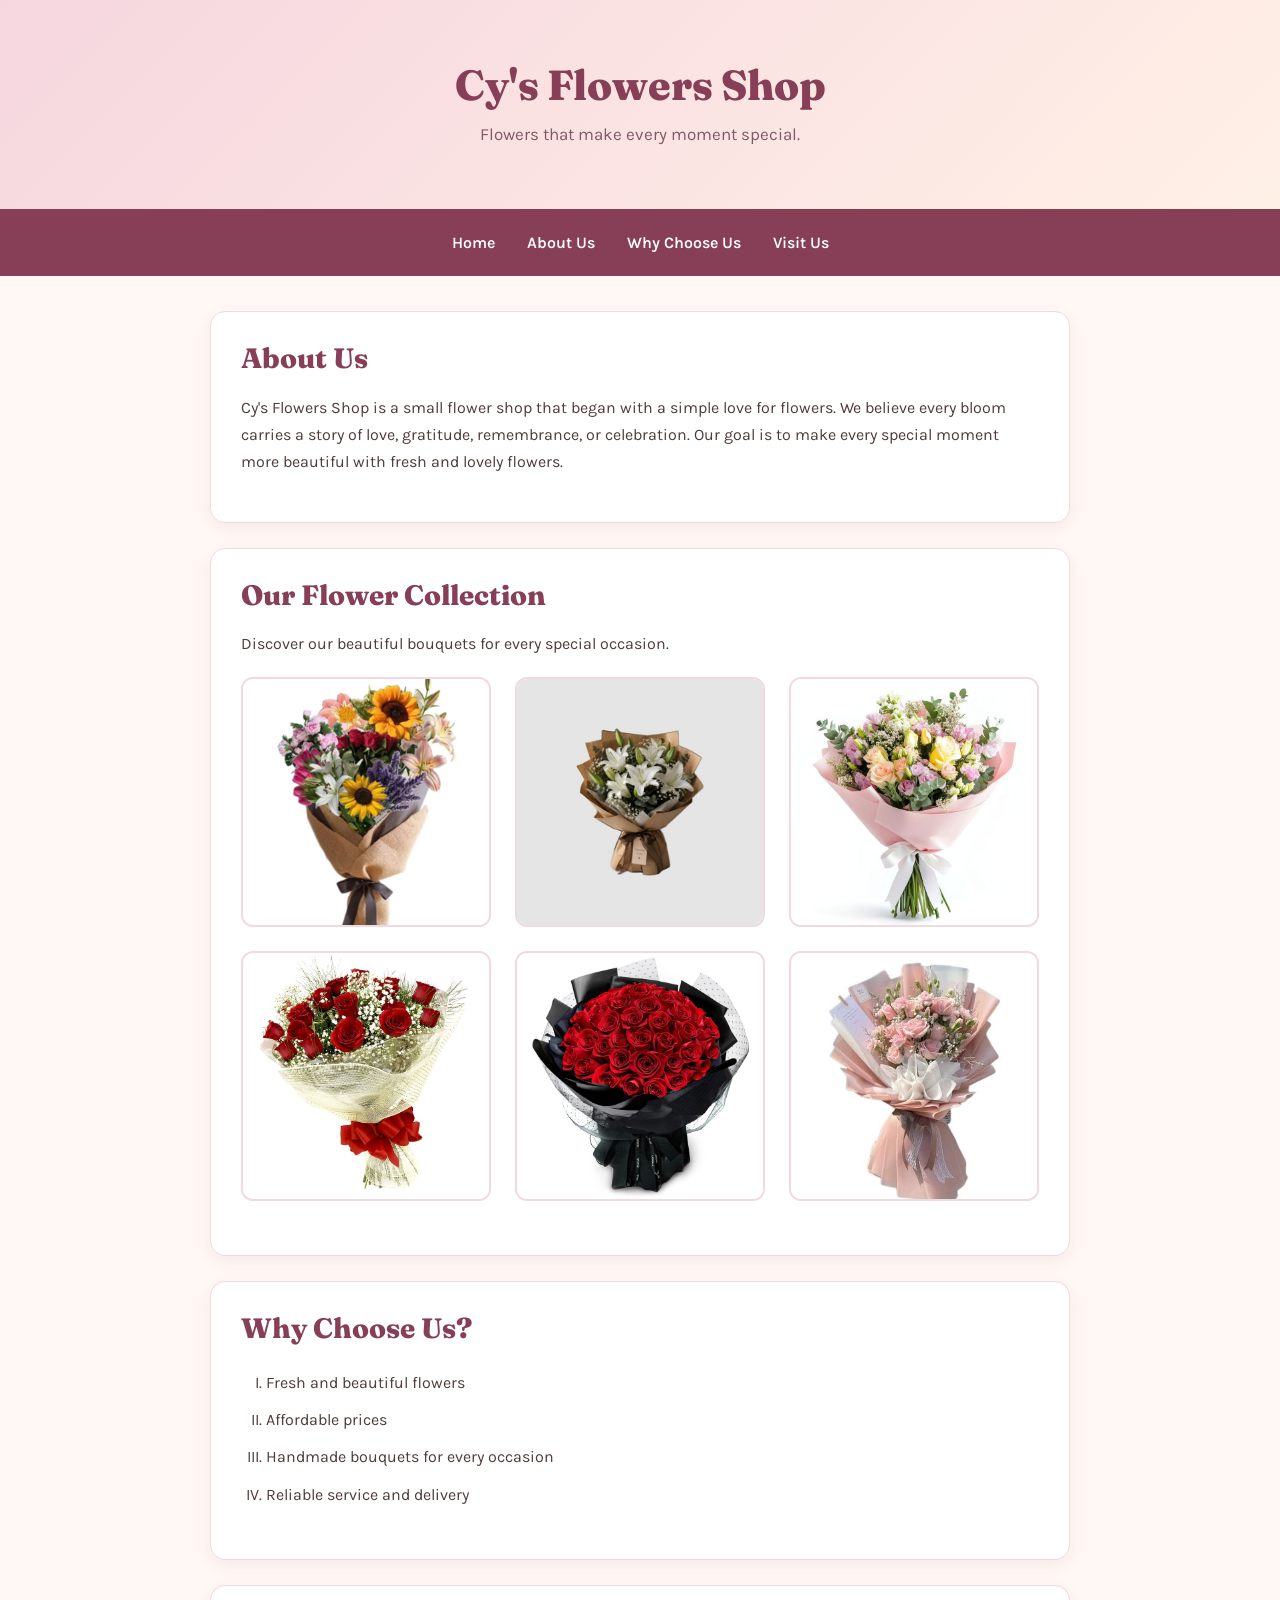
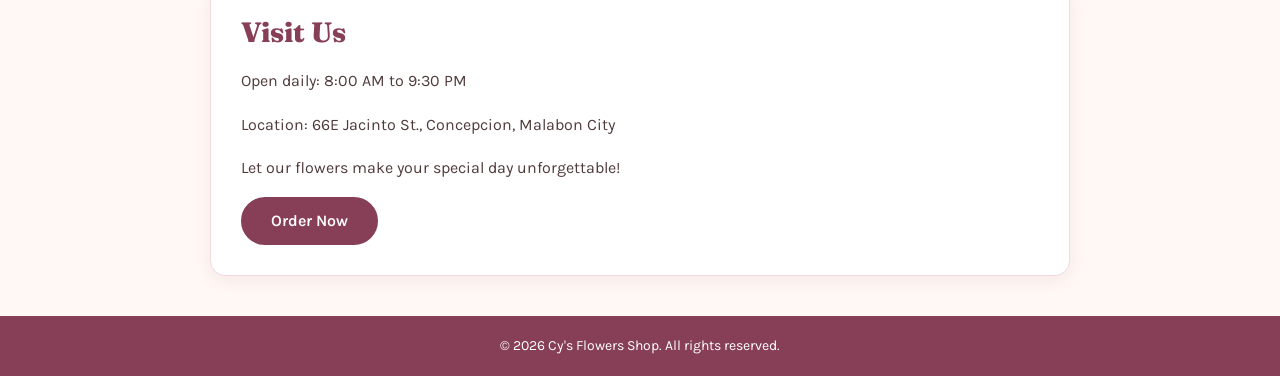
<file: index.html>
<!DOCTYPE html>
<html lang="en">

<head>
    <meta charset="utf-8">
    <meta name="viewport" content="width=device-width, initial-scale=1">

    <title>Cy's Flowers Shop</title>

    <link
        href="https://cdn.jsdelivr.net/npm/bootstrap@5.3.3/dist/css/bootstrap.min.css"
        rel="stylesheet">

    <link
        href="https://fonts.googleapis.com/css2?family=Fraunces:wght@600;800&family=Karla:wght@400;600&display=swap"
        rel="stylesheet">

    <link rel="stylesheet" href="style.css">
</head>

<body>

    <header id="home">
        <h1>Cy's Flowers Shop</h1>
        <p>Flowers that make every moment special.</p>
    </header>

    <nav class="navbar">
        <ul class="nav">

            <li class="nav-item">
                <a class="nav-link" href="#home">Home</a>
            </li>

            <li class="nav-item">
                <a class="nav-link" href="#about">About Us</a>
            </li>

            <li class="nav-item">
                <a class="nav-link" href="#why">Why Choose Us</a>
            </li>

            <li class="nav-item">
                <a class="nav-link" href="#visit">Visit Us</a>
            </li>

        </ul>
    </nav>

    <main>

        <section id="about">
            <h2>About Us</h2>

            <p>
                Cy's Flowers Shop is a small flower shop that began
                with a simple love for flowers. We believe every bloom
                carries a story of love, gratitude, remembrance, or
                celebration. Our goal is to make every special moment
                more beautiful with fresh and lovely flowers.
            </p>
        </section>

        <section id="flowers">
            <h2>Our Flower Collection</h2>

            <p>
                Discover our beautiful bouquets for every special occasion.
            </p>

            <div class="row">

                <div class="col-md-4 mb-4">
                    <img
                        src="flower1.jpg"
                        alt="Flower Bouquet 1"
                        class="img-fluid">
                </div>

                <div class="col-md-4 mb-4">
                    <img
                        src="flower2.jpg"
                        alt="Flower Bouquet 2"
                        class="img-fluid">
                </div>

                <div class="col-md-4 mb-4">
                    <img
                        src="flower3.jpg"
                        alt="Flower Bouquet 3"
                        class="img-fluid">
                </div>

                <div class="col-md-4 mb-4">
                    <img
                        src="flower4.jpg"
                        alt="Flower Bouquet 4"
                        class="img-fluid">
                </div>

                <div class="col-md-4 mb-4">
                    <img
                        src="flower5.jpg"
                        alt="Flower Bouquet 5"
                        class="img-fluid">
                </div>

                <div class="col-md-4 mb-4">
                    <img
                        src="flower6.jpg"
                        alt="Flower Bouquet 6"
                        class="img-fluid">
                </div>

            </div>
        </section>

        <section id="why">
            <h2>Why Choose Us?</h2>

            <ol type="I">
                <li>Fresh and beautiful flowers</li>
                <li>Affordable prices</li>
                <li>Handmade bouquets for every occasion</li>
                <li>Reliable service and delivery</li>
            </ol>
        </section>

        <section id="visit">
            <h2>Visit Us</h2>

            <p>Open daily: 8:00 AM to 9:30 PM</p>

            <p>
                Location: 66E Jacinto St.,
                Concepcion, Malabon City
            </p>

            <p>
                Let our flowers make your special day unforgettable!
            </p>

            <a href="order.html" class="btn order-button">
                Order Now
            </a>
        </section>

    </main>

    <footer>
        <p>
            &copy; 2026 Cy's Flowers Shop. All rights reserved.
        </p>
    </footer>

</body>

</html>
</file>
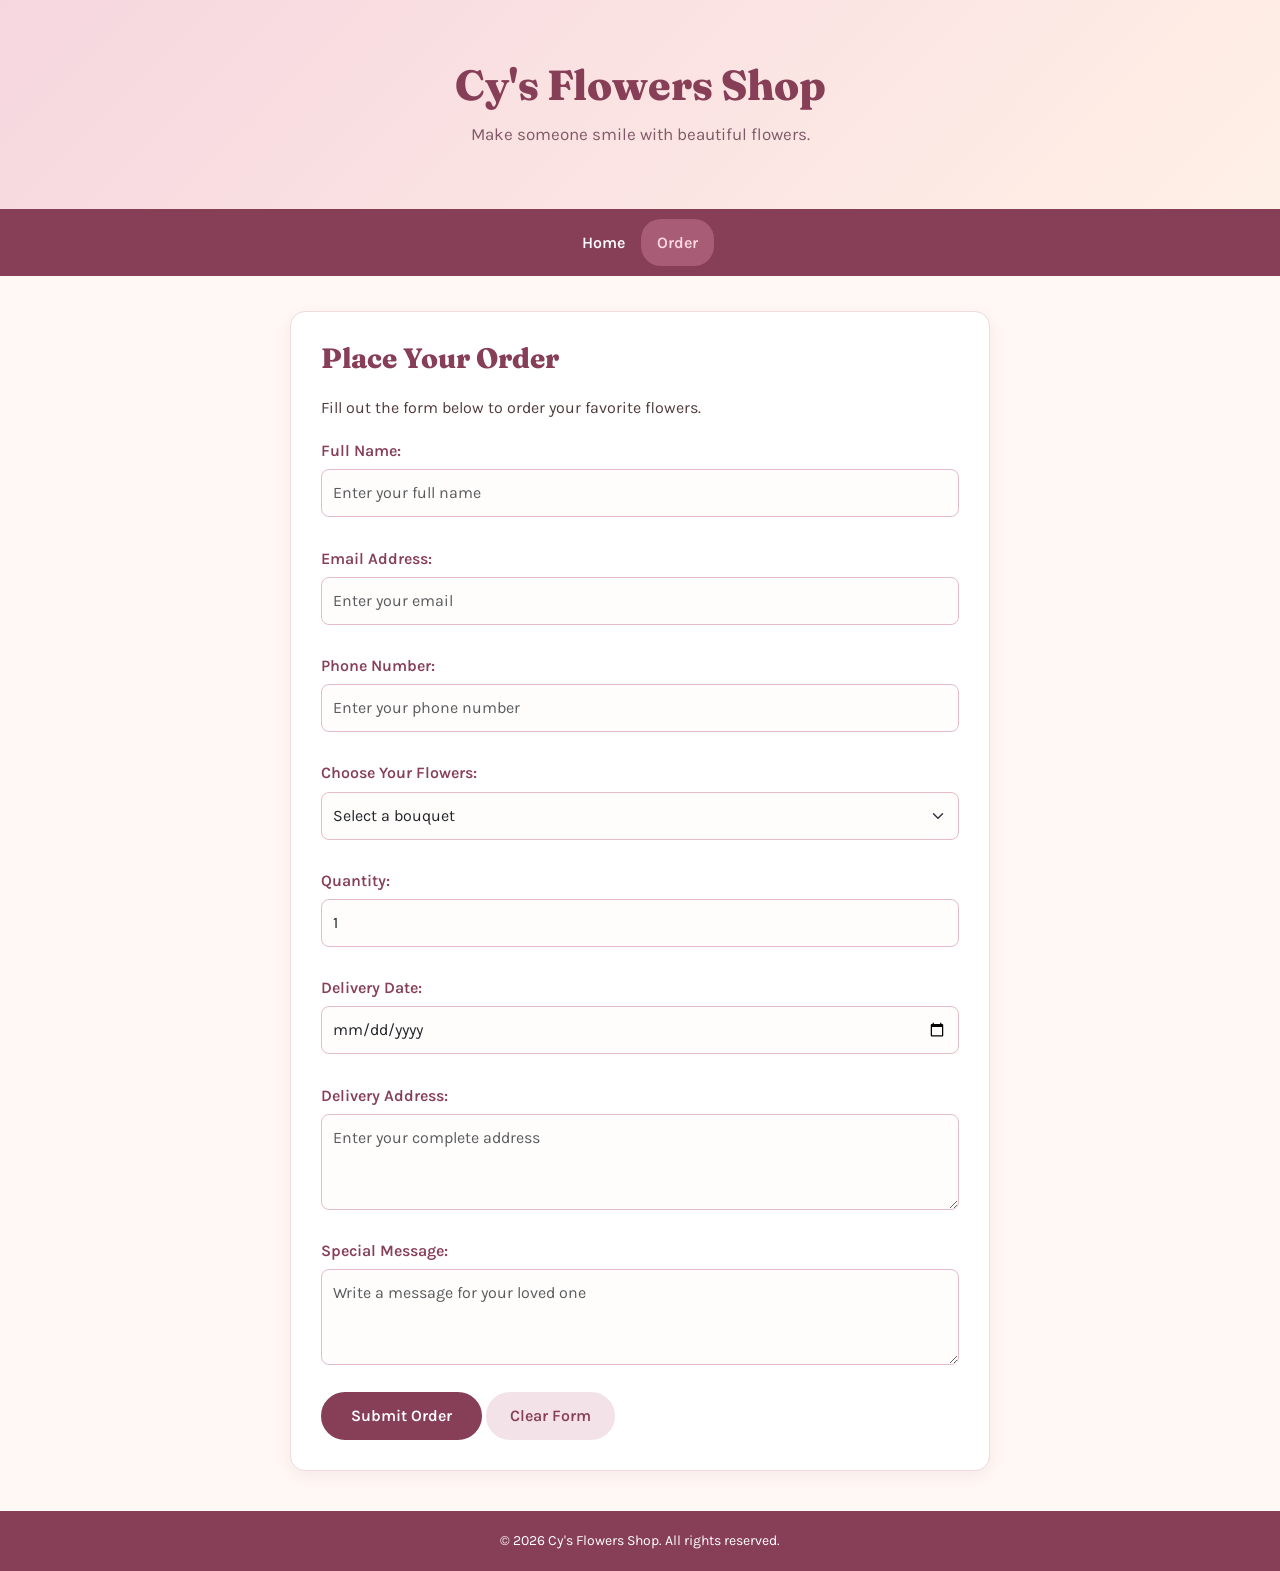
<file: order.html>
<!DOCTYPE html>
<html lang="en">

<head>
    <meta charset="utf-8">
    <meta name="viewport" content="width=device-width, initial-scale=1">

    <title>Order Page - Cy's Flowers Shop</title>

    <link
        href="https://cdn.jsdelivr.net/npm/bootstrap@5.3.3/dist/css/bootstrap.min.css"
        rel="stylesheet">

    <link
        href="https://fonts.googleapis.com/css2?family=Fraunces:wght@600;800&family=Karla:wght@400;600&display=swap"
        rel="stylesheet">

    <link rel="stylesheet" href="style.css">
</head>

<body>

    <header>
        <h1>Cy's Flowers Shop</h1>
        <p>Make someone smile with beautiful flowers.</p>
    </header>

    <nav class="navbar">
        <ul class="nav">
            <li class="nav-item">
                <a class="nav-link" href="index.html">Home</a>
            </li>

            <li class="nav-item">
                <a class="nav-link active" href="order.html">
                    Order
                </a>
            </li>
        </ul>
    </nav>

    <main>

        <section id="order">
            <h2>Place Your Order</h2>

            <p>
                Fill out the form below to order your favorite flowers.
            </p>

            <form action="#" method="post">

                <label for="name">Full Name:</label>
                <input
                    type="text"
                    id="name"
                    name="name"
                    class="form-control"
                    placeholder="Enter your full name"
                    required>

                <br>

                <label for="email">Email Address:</label>
                <input
                    type="email"
                    id="email"
                    name="email"
                    class="form-control"
                    placeholder="Enter your email"
                    required>

                <br>

                <label for="phone">Phone Number:</label>
                <input
                    type="tel"
                    id="phone"
                    name="phone"
                    class="form-control"
                    placeholder="Enter your phone number"
                    required>

                <br>

                <label for="flower">Choose Your Flowers:</label>
                <select
                    id="flower"
                    name="flower"
                    class="form-select"
                    required>

                    <option value="">Select a bouquet</option>
                    <option value="roses">Rose Bouquet</option>
                    <option value="tulips">Tulip Bouquet</option>
                    <option value="sunflowers">Sunflower Bouquet</option>
                    <option value="mixed">Mixed Flower Bouquet</option>

                </select>

                <br>

                <label for="quantity">Quantity:</label>
                <input
                    type="number"
                    id="quantity"
                    name="quantity"
                    class="form-control"
                    min="1"
                    max="20"
                    value="1"
                    required>

                <br>

                <label for="date">Delivery Date:</label>
                <input
                    type="date"
                    id="date"
                    name="date"
                    class="form-control"
                    required>

                <br>

                <label for="address">Delivery Address:</label>
                <textarea
                    id="address"
                    name="address"
                    class="form-control"
                    rows="3"
                    placeholder="Enter your complete address"
                    required></textarea>

                <br>

                <label for="message">Special Message:</label>
                <textarea
                    id="message"
                    name="message"
                    class="form-control"
                    rows="3"
                    placeholder="Write a message for your loved one"></textarea>

                <br>

                <button type="submit" class="btn order-button">
                    Submit Order
                </button>

                <button type="reset" class="btn reset-button">
                    Clear Form
                </button>

            </form>
        </section>

    </main>

    <footer>
        <p>&copy; 2026 Cy's Flowers Shop. All rights reserved.</p>
    </footer>

</body>

</html>
</file>
<file: style.css>
* {
    box-sizing: border-box;
    scroll-behavior: smooth;
}

body {
    margin: 0;
    background-color: #fff8f5;
    color: #503b3b;
    font-family: 'Karla', sans-serif;
    line-height: 1.7;
}

header {
    background: linear-gradient(135deg, #f6d6df, #fff0e6);
    text-align: center;
    padding: 60px 20px;
}

header h1 {
    color: #873f58;
    font-family: 'Fraunces', serif;
    font-size: 42px;
    font-weight: 800;
    margin-bottom: 10px;
}

header p {
    color: #805968;
    font-size: 17px;
    margin: 0;
}

.navbar {
    background-color: #873f58;
    justify-content: center;
    padding: 10px;
    position: sticky;
    top: 0;
    z-index: 100;
}

.nav {
    justify-content: center;
    flex-wrap: wrap;
}

.nav-link {
    color: #ffffff;
    font-weight: 600;
    padding: 10px 16px;
    transition: 0.3s;
}

.nav-link:hover,
.nav-link.active {
    color: #ffd9e3;
    background-color: #a95c75;
    border-radius: 20px;
}

main {
    max-width: 900px;
    margin: 35px auto;
    padding: 0 20px;
}

section {
    background-color: #ffffff;
    border: 1px solid #f0d9df;
    border-radius: 15px;
    padding: 30px;
    margin-bottom: 25px;
    box-shadow: 0 5px 15px rgba(135, 63, 88, 0.08);
    scroll-margin-top: 75px;
}

section h2 {
    color: #873f58;
    font-family: 'Fraunces', serif;
    font-size: 28px;
    font-weight: 800;
    margin-bottom: 18px;
}

section p {
    font-size: 16px;
}

section ol {
    padding-left: 25px;
}

section li {
    padding: 5px 0;
}

#flowers {
    scroll-margin-top: 80px;
}

#flowers .row {
    margin-top: 20px;
}

#flowers img {
    width: 100%;
    height: 250px;
    object-fit: cover;
    border-radius: 12px;
    border: 2px solid #f0d9df;
    transition: 0.3s;
}

#flowers img:hover {
    transform: scale(1.03);
    box-shadow: 0 5px 15px rgba(135, 63, 88, 0.2);
}

.order-button {
    background-color: #873f58;
    color: #ffffff;
    border: 2px solid #873f58;
    border-radius: 25px;
    padding: 10px 28px;
    font-weight: 600;
    transition: 0.3s;
}

.order-button:hover {
    background-color: #ffffff;
    color: #873f58;
    border-color: #873f58;
}

#order {
    max-width: 700px;
    margin: 35px auto;
}

#order label {
    display: block;
    color: #873f58;
    font-weight: 600;
    margin-bottom: 5px;
}

#order .form-control,
#order .form-select {
    border: 1px solid #e5bdca;
    border-radius: 8px;
    padding: 11px;
    background-color: #fffdfc;
}

#order .form-control:focus,
#order .form-select:focus {
    border-color: #873f58;
    box-shadow: 0 0 5px rgba(135, 63, 88, 0.2);
}

.reset-button {
    background-color: #f3e2e7;
    color: #873f58;
    border: 2px solid #f3e2e7;
    border-radius: 25px;
    padding: 10px 22px;
    font-weight: 600;
}

.reset-button:hover {
    background-color: #e8cbd5;
    color: #873f58;
}

footer {
    background-color: #873f58;
    color: #ffffff;
    text-align: center;
    padding: 18px;
    margin-top: 40px;
}

footer p {
    margin: 0;
    font-size: 14px;
}

@media (max-width: 600px) {
    header {
        padding: 40px 15px;
    }

    header h1 {
        font-size: 32px;
    }

    .nav-link {
        padding: 8px 10px;
        font-size: 14px;
    }

    section {
        padding: 22px;
    }

    section h2 {
        font-size: 24px;
    }

    #flowers img {
        height: 220px;
    }
}
</file>
